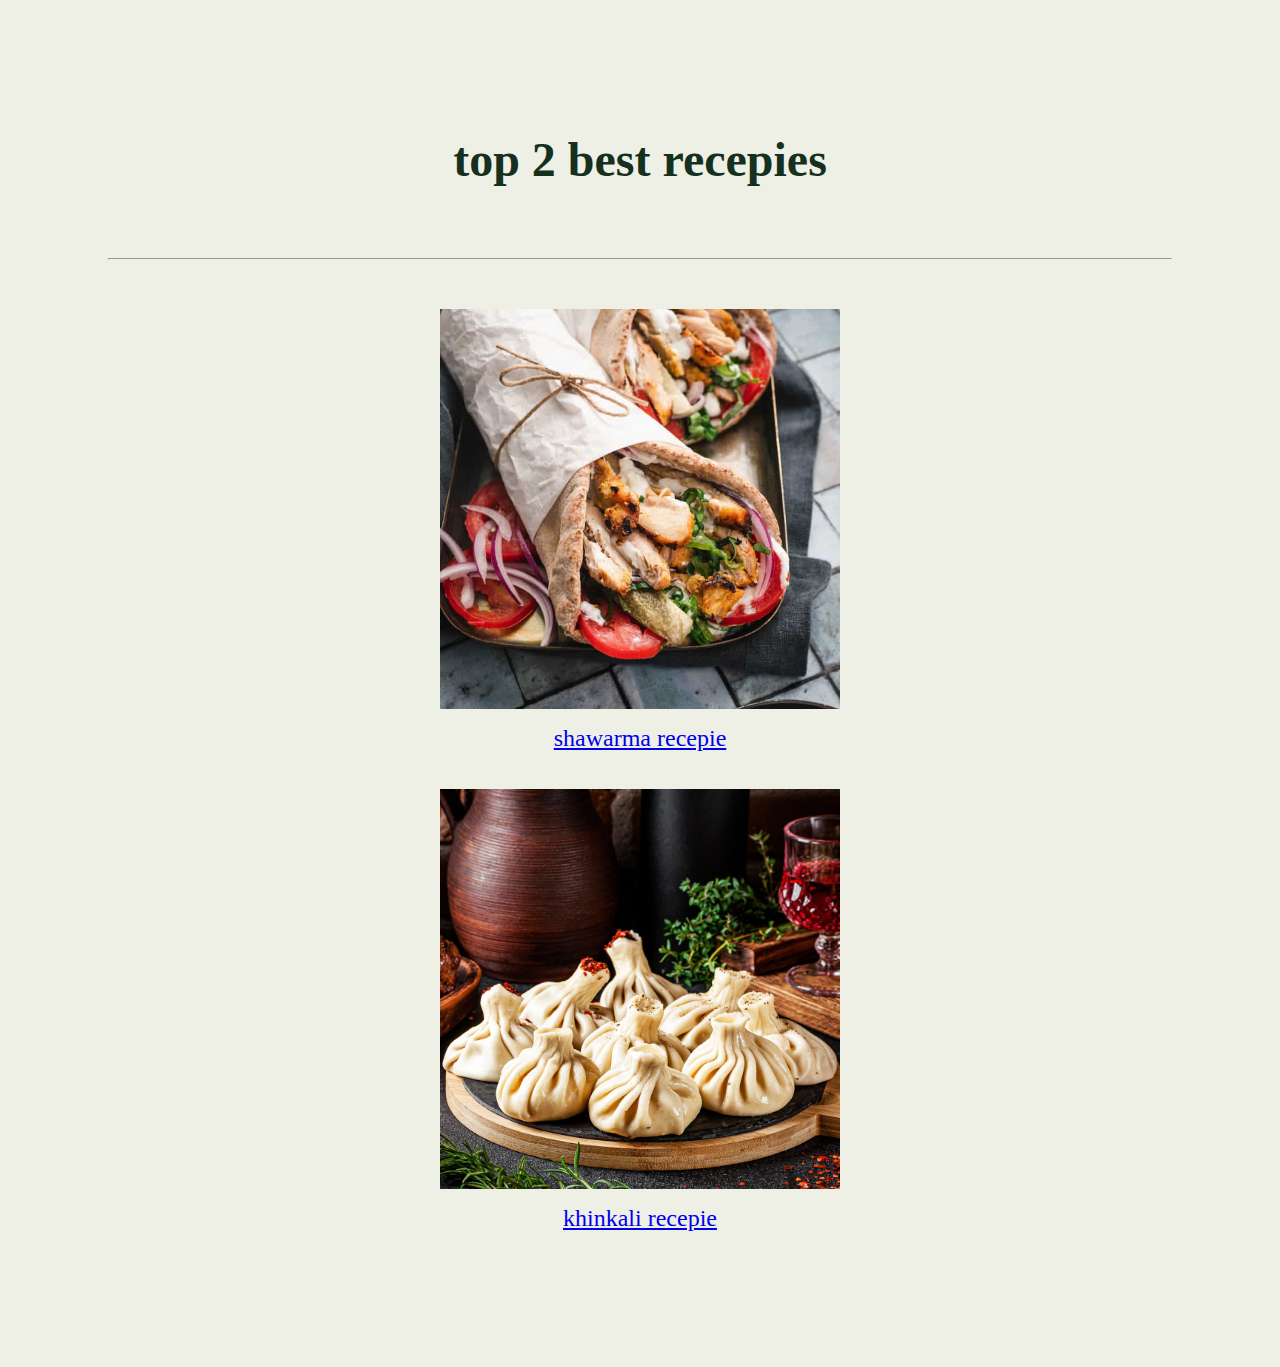
<file: project/main/index.html>
<!DOCTYPE html>
<html lang="en">
<head>
    <meta charset="UTF-8">
    <meta name="viewport" content="width=device-width, initial-scale=1.0">
    <title>Recepies</title>
    <link rel="stylesheet" href="../style.css"/>

</head>
<body>
    <h1>top 2 best recepies</h1>
    <br>
    <hr>
    <br>
    <div class="container">
        <img src="shawarma.jpg" width="400" height="400"  alt="shawarma foto" class="image">
        <div>
            <a href="../shawarma/shawarma.html">shawarma recepie</a>
        </div>
        <br>
        <img src="khinkali.jpg" width="400" height="400"  alt="khinkali foto" class="image">
        <div>
            <a href="../khinkali/khinkali.html">khinkali recepie</a>
        </div>
    </div>
    <br>
</body>
</html>
</file>
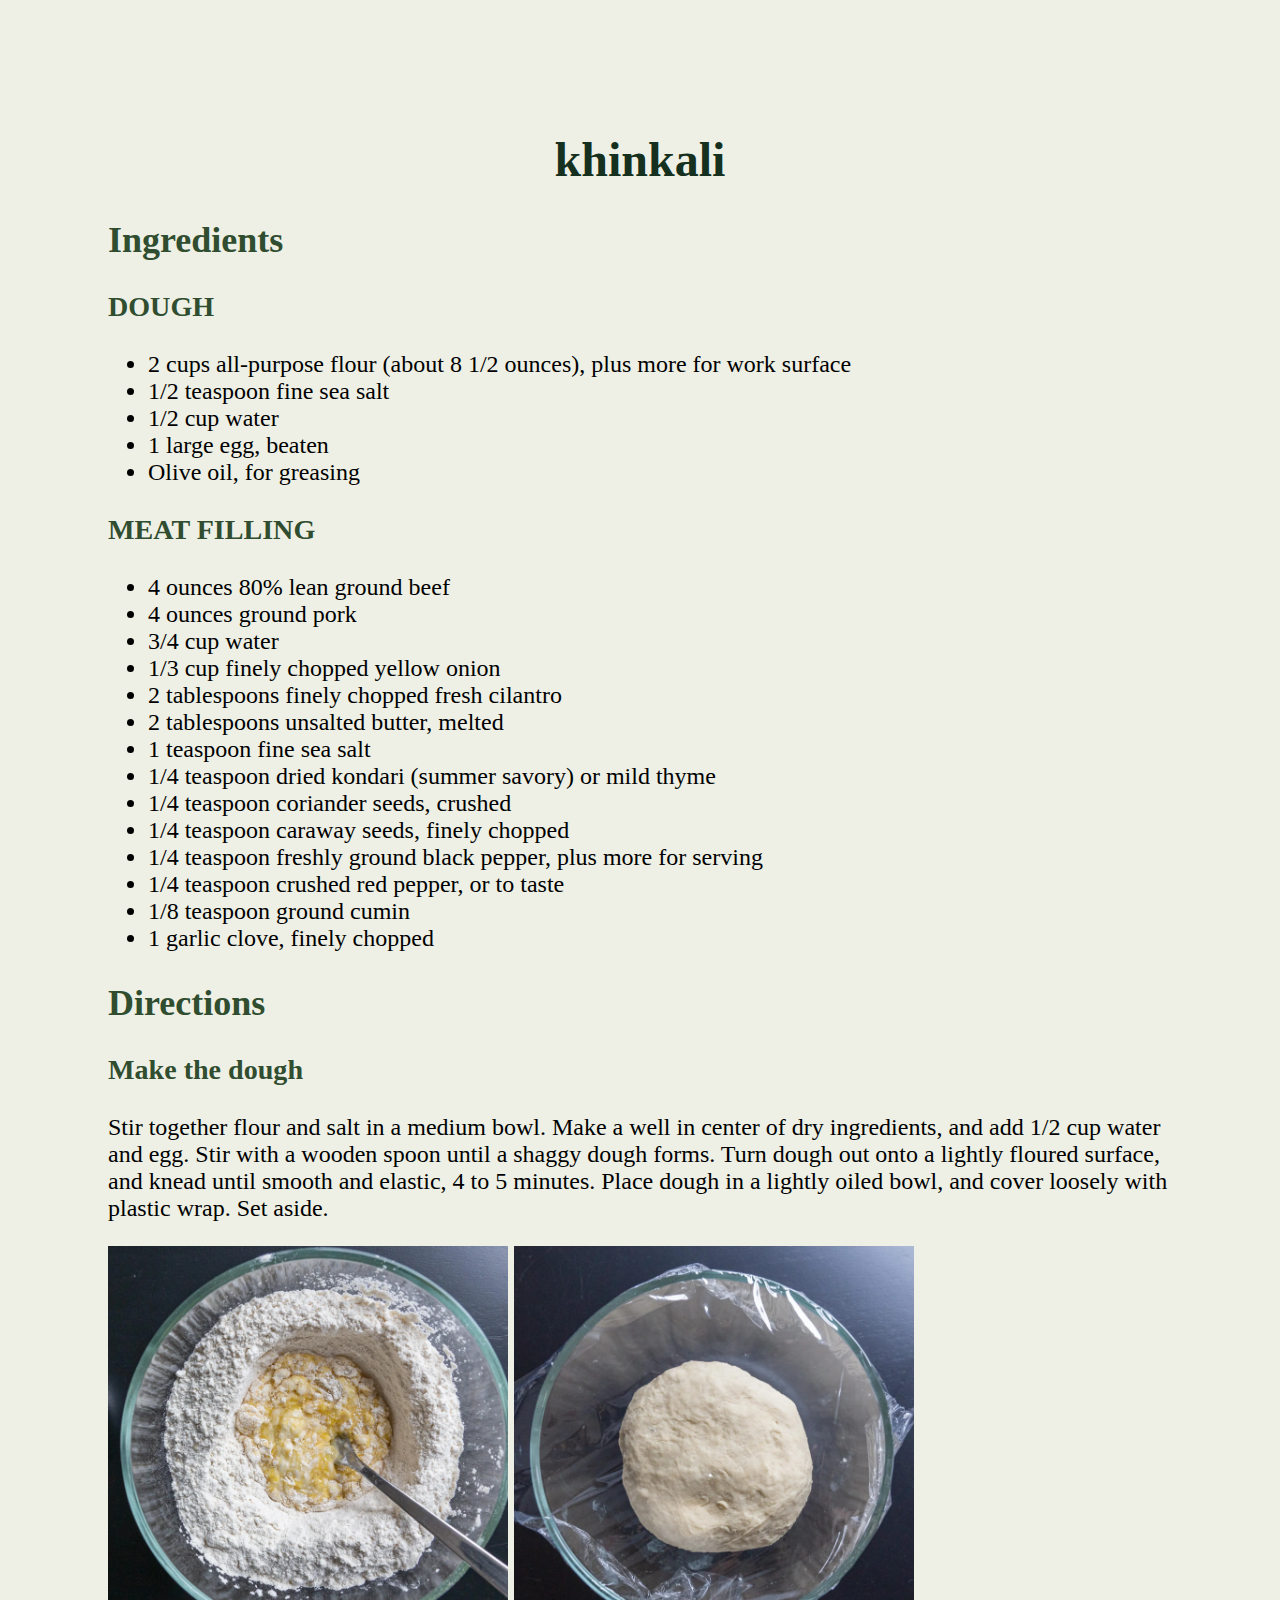
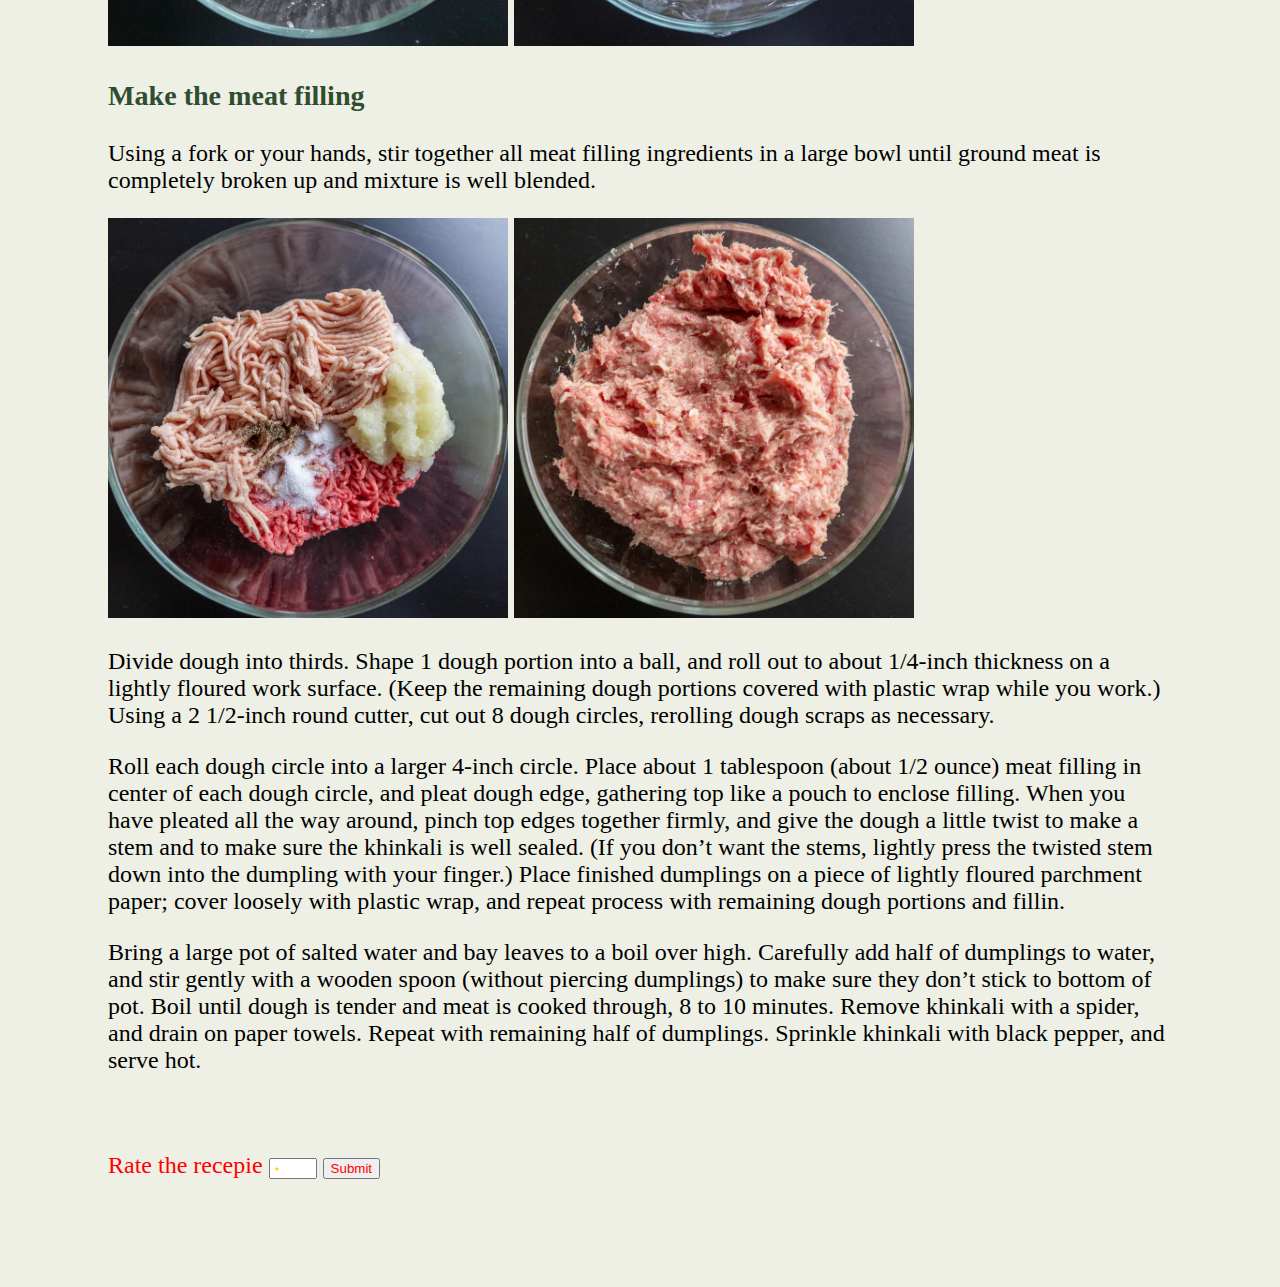
<file: project/khinkali/khinkali.html>
<!DOCTYPE html>
<html lang="en">
<head>
    <meta charset="UTF-8">
    <meta name="viewport" content="width=device-width, initial-scale=1.0">
    <title>khinkali</title>
    <link rel="stylesheet" href="../style.css"/>
</head>
<body>
    <h1>khinkali</h1>
    <h2>Ingredients</h2>
    <h3>DOUGH</h3>
    <ul>
        <li>2 cups all-purpose flour (about 8 1/2 ounces), plus more for work surface</li> 
        <li>1/2 teaspoon fine sea salt</li>          
        <li>1/2 cup water</li>           
        <li>1 large egg, beaten</li>           
        <li>Olive oil, for greasing</li>
    </ul>

    <h3>MEAT FILLING</h3>
    <ul>
        <li>4 ounces 80% lean ground beef</li>
        <li>4 ounces ground pork</li>
        <li>3/4 cup water</li>
        <li>1/3 cup finely chopped yellow onion</li>
        <li>2 tablespoons finely chopped fresh cilantro</li>
        <li>2 tablespoons unsalted butter, melted</li>
        <li>1 teaspoon fine sea salt</li>
        <li>1/4 teaspoon dried kondari (summer savory) or mild thyme</li>
        <li>1/4 teaspoon coriander seeds, crushed</li>
        <li>1/4 teaspoon caraway seeds, finely chopped</li>
        <li>1/4 teaspoon freshly ground black pepper, plus more for serving</li>
        <li>1/4 teaspoon crushed red pepper, or to taste</li>
        <li>1/8 teaspoon ground cumin</li>
        <li>1 garlic clove, finely chopped</li>
    </ul>
    
    <h2>Directions</h2>
    
    <h3>Make the dough</h3>
    <p>
        Stir together flour and salt in a medium bowl. Make a well in center of 
        dry ingredients, and add 1/2 cup water and egg. Stir with a wooden spoon 
        until a shaggy dough forms. Turn dough out onto a lightly floured surface, 
        and knead until smooth and elastic, 4 to 5 minutes. Place dough in a lightly 
        oiled bowl, and cover loosely with plastic wrap. Set aside.
    </p>
    <img src="unmixed_dough.jpg" width="400" height="400" alt="unmixed dough">
    <img src="mixed_dough.jpg" width="400" height="400" alt="mixed dough">






    <h3>Make the meat filling</h3>
    <p>
    Using a fork or your hands, stir together all meat filling ingredients in a 
    large bowl until ground meat is completely broken up and mixture is well blended.
    </p>
    <img src="unmixed_meat.jpg" width="400" height="400" alt="unmixed meat">
    <img src="mixed_meat.jpg" width="400" height="400" alt="mixed meat">

    <p>
    Divide dough into thirds. Shape 1 dough portion into a ball, and roll out to 
    about 1/4-inch thickness on a lightly floured work surface. (Keep the remaining 
    dough portions covered with plastic wrap while you work.) Using a 2 1/2-inch round 
    cutter, cut out 8 dough circles, rerolling dough scraps as necessary.
    </p>
    <p>
        Roll each dough circle into a larger 4-inch circle. Place about 1 tablespoon 
        (about 1/2 ounce) meat filling in center of each dough circle, and pleat dough 
        edge, gathering top like a pouch to enclose filling. When you have pleated all 
        the way around, pinch top edges together firmly, and give the dough a little 
        twist to make a stem and to make sure the khinkali is well sealed. 
        (If you don’t want the stems, lightly press the twisted stem down into the 
        dumpling with your finger.) Place finished dumplings on a piece of lightly 
        floured parchment paper; cover loosely with plastic wrap, and repeat process 
        with remaining dough portions and fillin.
    </p>
    <p>
        Bring a large pot of salted water and bay leaves to a boil over high. 
        Carefully add half of dumplings to water, and stir gently with a wooden 
        spoon (without piercing dumplings) to make sure they don’t stick to bottom of pot. 
        Boil until dough is tender and meat is cooked through, 8 to 10 minutes. 
        Remove khinkali with a spider, and drain on paper towels. Repeat with remaining 
        half of dumplings. Sprinkle khinkali with black pepper, and serve hot.
    </p>
    <br>
    <br>
    
    <label for="rate">Rate the recepie</label>
    <input type="number" name="rate" id="rate" placeholder="⋆" min="0" max="5" size="100px">

    <input id="submit" type="submit">


</body>
</html>
</file>
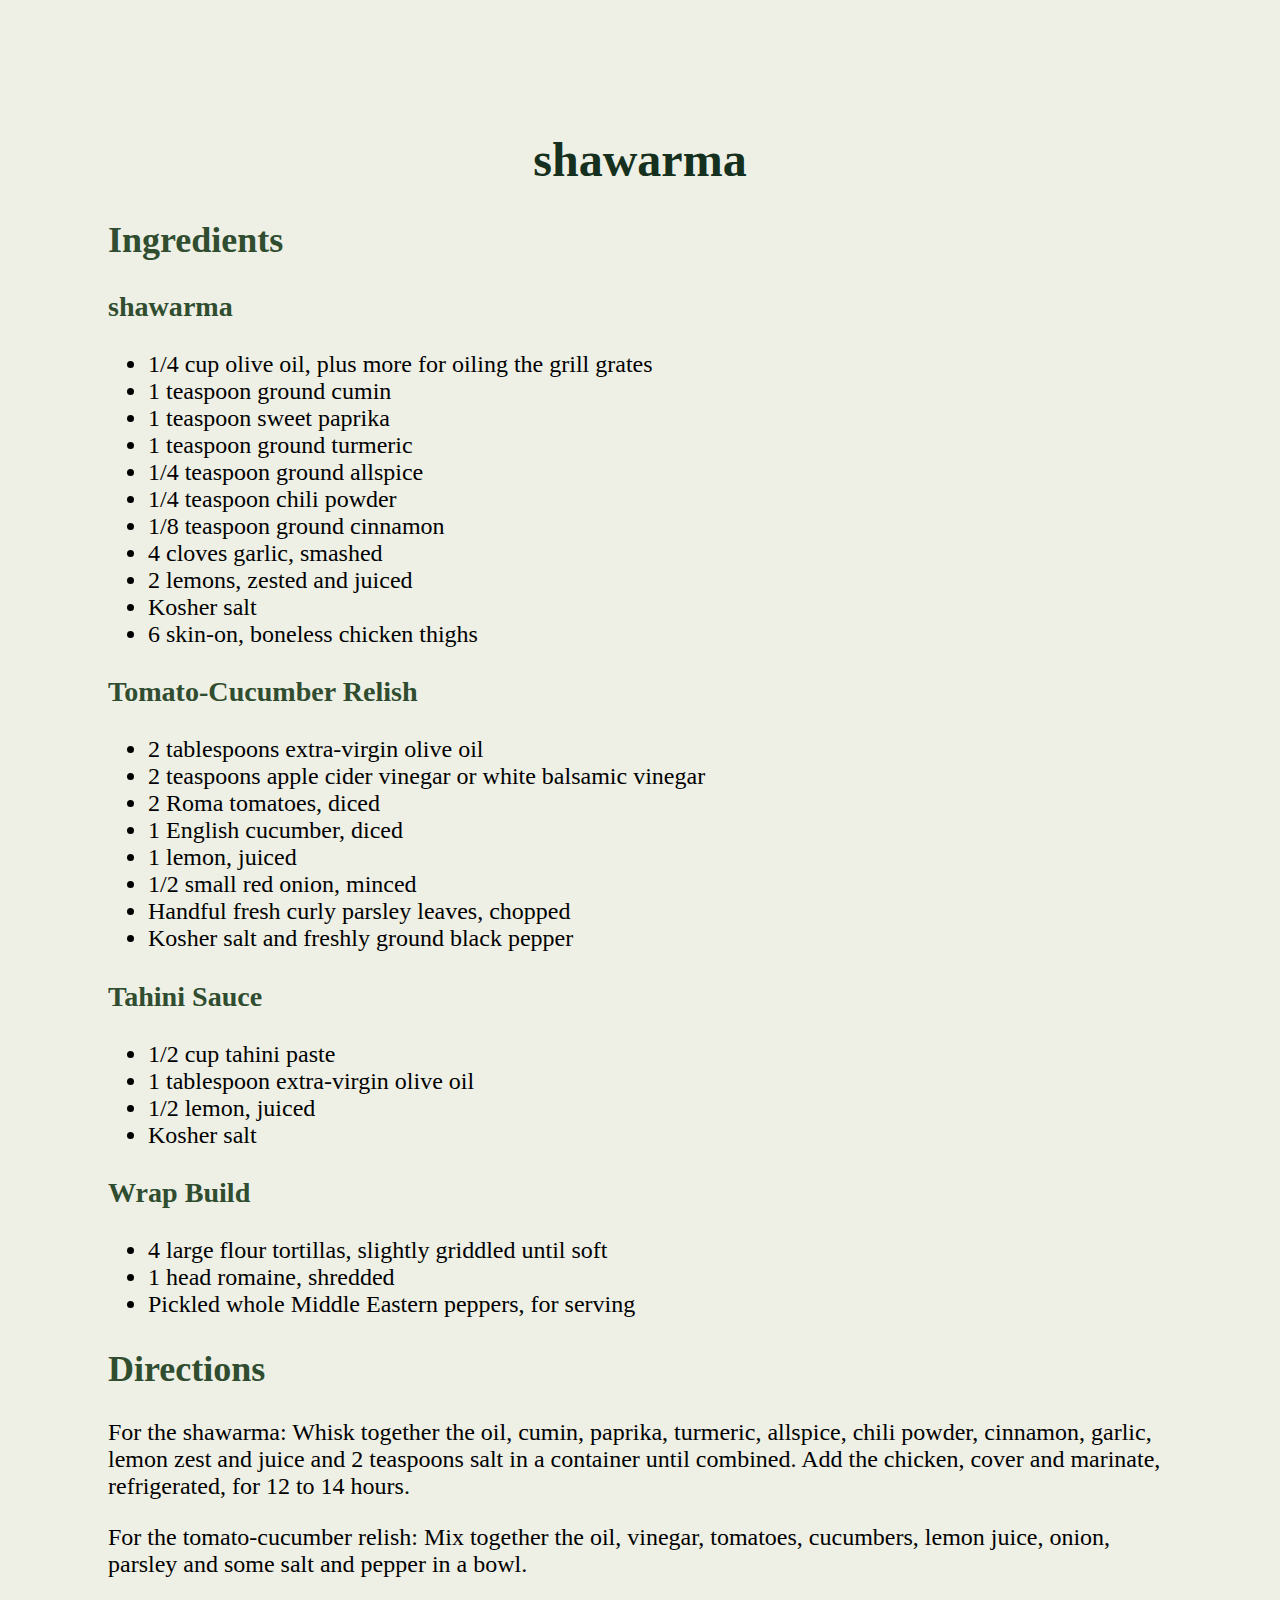
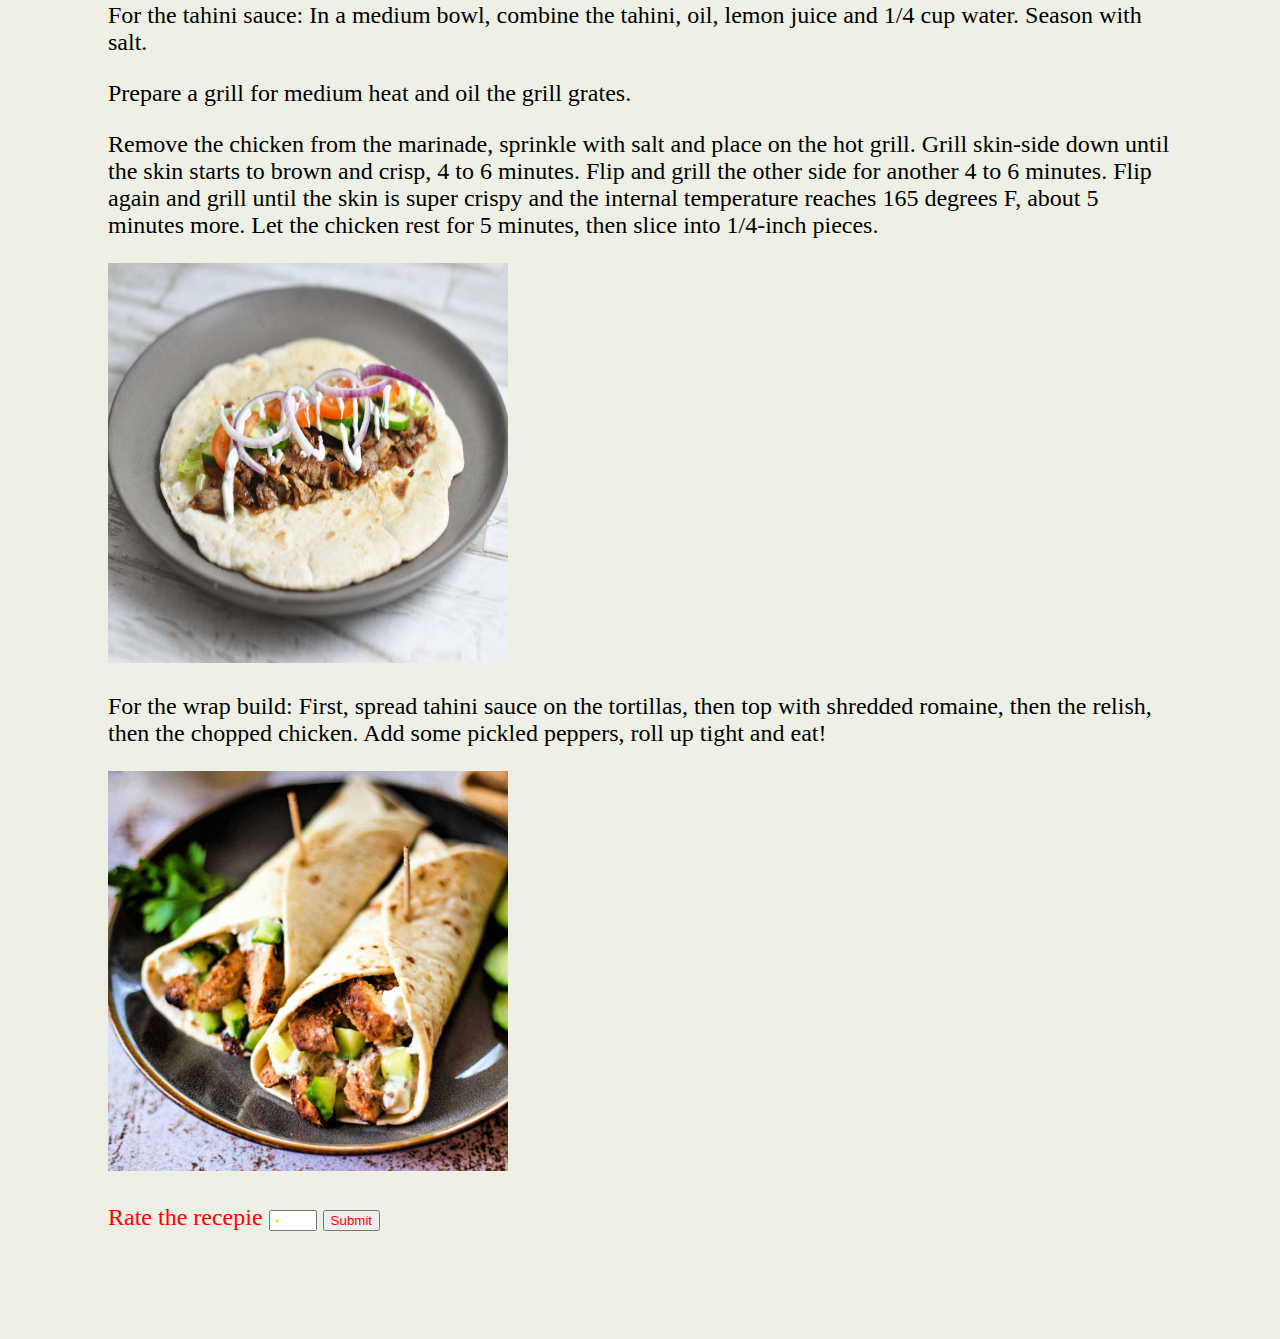
<file: project/shawarma/shawarma.html>
<!DOCTYPE html>
<html lang="en">
<head>
    <meta charset="UTF-8">
    <meta name="viewport" content="width=device-width, initial-scale=1.0">
    <title>shawarma</title>
    <link rel="stylesheet" href="../style.css"/>
</head>
<body>
    <h1>shawarma</h1>
    <h2>Ingredients</h2>
    <h3>shawarma</h3>
    <ul>
        <li>1/4 cup olive oil, plus more for oiling the grill grates</li>
        <li>1 teaspoon ground cumin</li> 
        <li>1 teaspoon sweet paprika</li>
        <li>1 teaspoon ground turmeric</li> 
        <li>1/4 teaspoon ground allspice</li> 
        <li>1/4 teaspoon chili powder</li> 
        <li>1/8 teaspoon ground cinnamon</li>
        <li>4 cloves garlic, smashed</li> 
        <li>2 lemons, zested and juiced</li>
        <li>Kosher salt</li>
        <li>6 skin-on, boneless chicken thighs</li>
    </ul>

    <h3>Tomato-Cucumber Relish</h3>
    <ul>
        <li>2 tablespoons extra-virgin olive oil</li>
        <li>2 teaspoons apple cider vinegar or white balsamic vinegar</li>
        <li>2 Roma tomatoes, diced</li>
        <li>1 English cucumber, diced</li>
        <li>1 lemon, juiced</li>
        <li>1/2 small red onion, minced</li>
        <li>Handful fresh curly parsley leaves, chopped</li>
        <li>Kosher salt and freshly ground black pepper</li>
    </ul>
    
    <h3>Tahini Sauce</h3>
    <ul>
        <li>1/2 cup tahini paste</li>
        <li>1 tablespoon extra-virgin olive oil</li>
        <li>1/2 lemon, juiced</li> 
        <li>Kosher salt </li>
    </ul>

    <h3>Wrap Build</h3>
    <ul>
        <li>4 large flour tortillas, slightly griddled until soft</li>
        <li>1 head romaine, shredded</li>
        <li>Pickled whole Middle Eastern peppers, for serving</li>
    </ul>



    <h2>Directions</h2>
    
    <p>
        For the shawarma: Whisk together the oil, cumin, paprika, turmeric, allspice, 
        chili powder, cinnamon, garlic, lemon zest and juice and 2 teaspoons salt in 
        a container until combined. Add the chicken, cover and marinate, refrigerated, 
        for 12 to 14 hours.
    </p>


    <p>
        For the tomato-cucumber relish: Mix together the oil, vinegar, tomatoes, 
        cucumbers, lemon juice, onion, parsley and some salt and pepper in a bowl.
    </p>
    
    <p>
        For the tahini sauce: In a medium bowl, combine the tahini, oil, 
        lemon juice and 1/4 cup water. Season with salt.
    </p>

    <p>
       Prepare a grill for medium heat and oil the grill grates.
    </p>

    <p>
        Remove the chicken from the marinade, sprinkle with salt and place on the hot grill.
         Grill skin-side down until the skin starts to brown and crisp, 4 to 6 minutes.
        Flip and grill the other side for another 4 to 6 minutes. Flip again and grill
        until the skin is super crispy and the internal temperature reaches 165 degrees
        F, about 5 minutes more. Let the chicken rest for 5 minutes, then slice into
        1/4-inch pieces.
    </p>
    
    <img src="unwraped_shawarma.jpg" width="400" height="400" alt="unwraped_shawarma">
    
    <p>
        For the wrap build: First, spread tahini sauce on the tortillas, 
        then top with shredded romaine, then the relish, then the chopped chicken. 
        Add some pickled peppers, roll up tight and eat!
    </p>

    <img src="shawarma.jpg" width="400" height="400" alt="shawarma">


    <br>
    <br>
    
    <label for="rate">Rate the recepie</label>
    <input type="number" name="rate" id="rate" placeholder="⋆" min="0" max="5" size="100px">

    <input id="submit" type="submit">


</body>
</html>
</file>
<file: project/style.css>
html{
    font-size: 1.5rem ;
    margin: 100px; 
}



body{
    background-color: #EEF0E5;
}

h1{
    text-align: center;
    font-size: 2rem;
    font-family: Cursive;
    font-weight: 900;
    color: #163020;
}

h2{
    color: #304D30;
}

h3{
    color: #304D30;
}


::placeholder{
    color: gold;
}

label{
    color: red;
    font-size: 1;
}

input {
    color: red;
}


.container {
    text-align: center; 
  }

.image {
    display: inline-block; 
    max-width: 100%; 
    height: auto; 
    margin: 10px; 
  }
</file>
